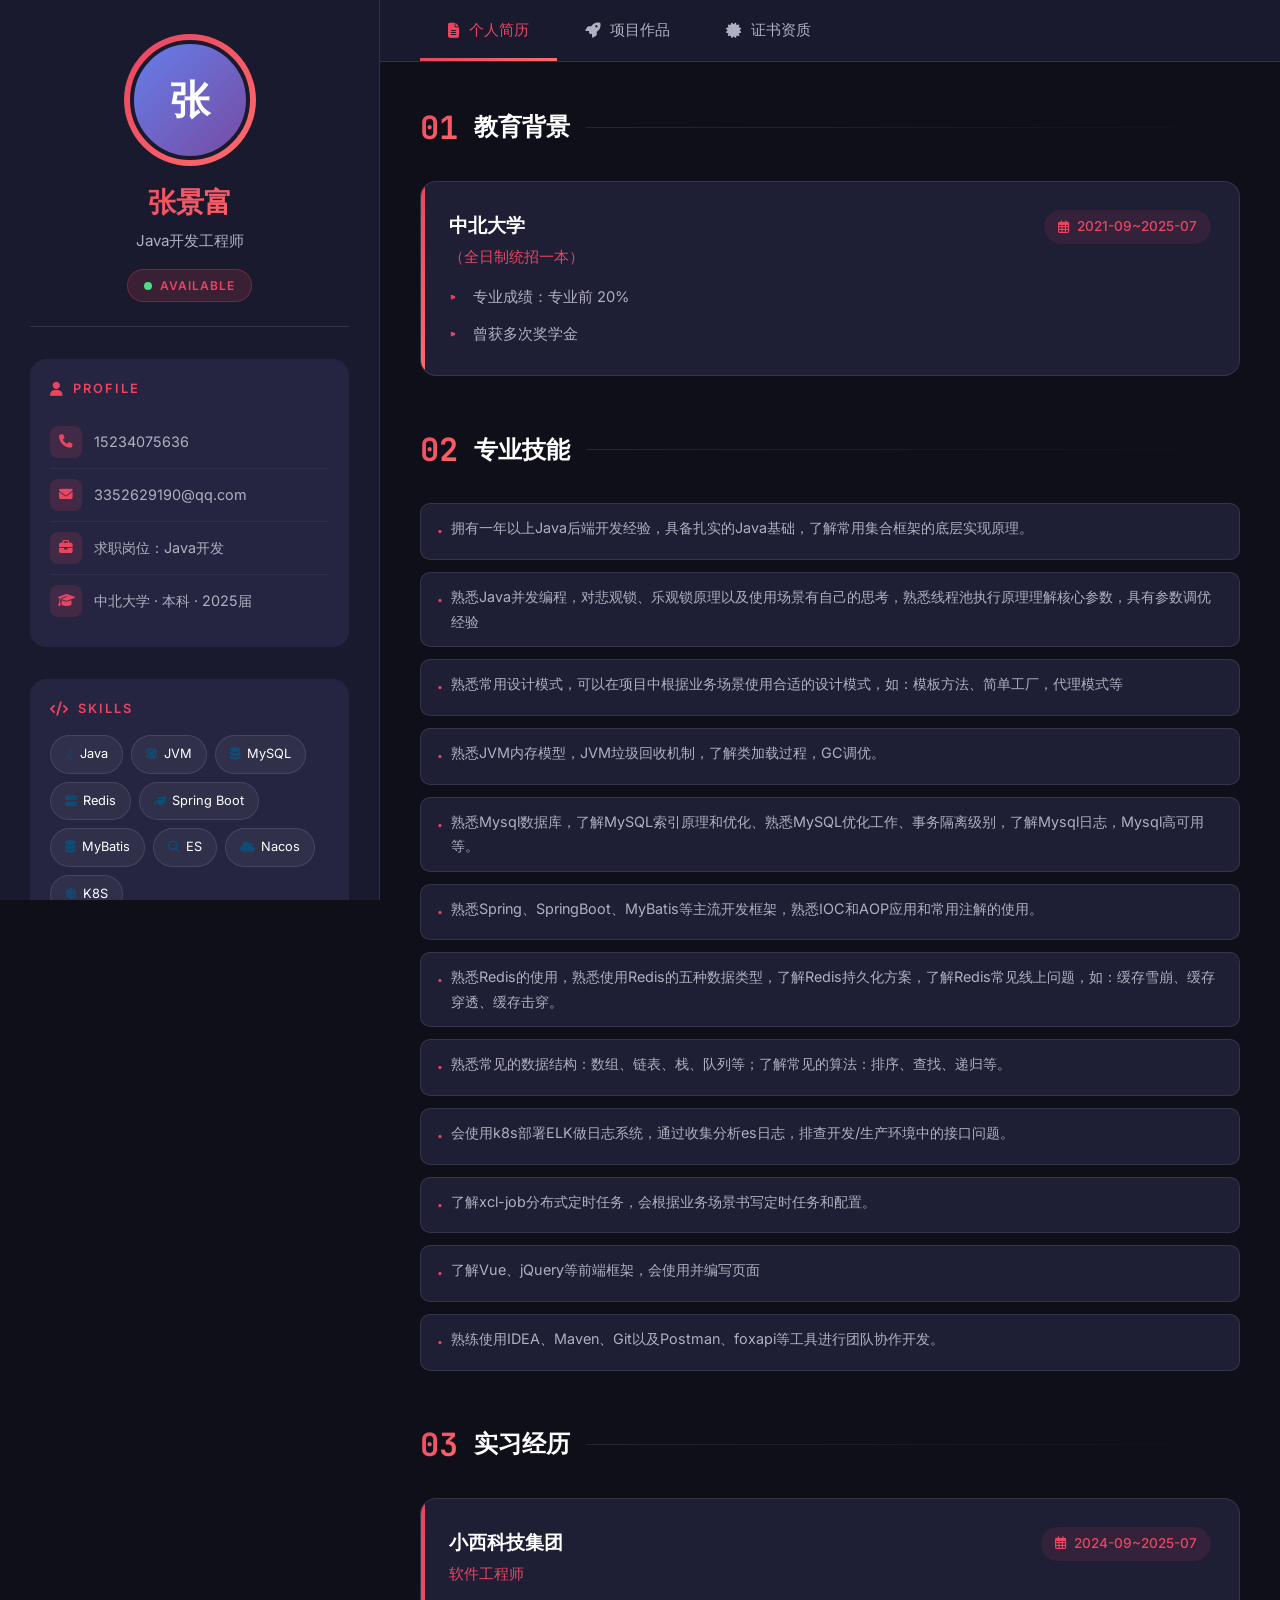
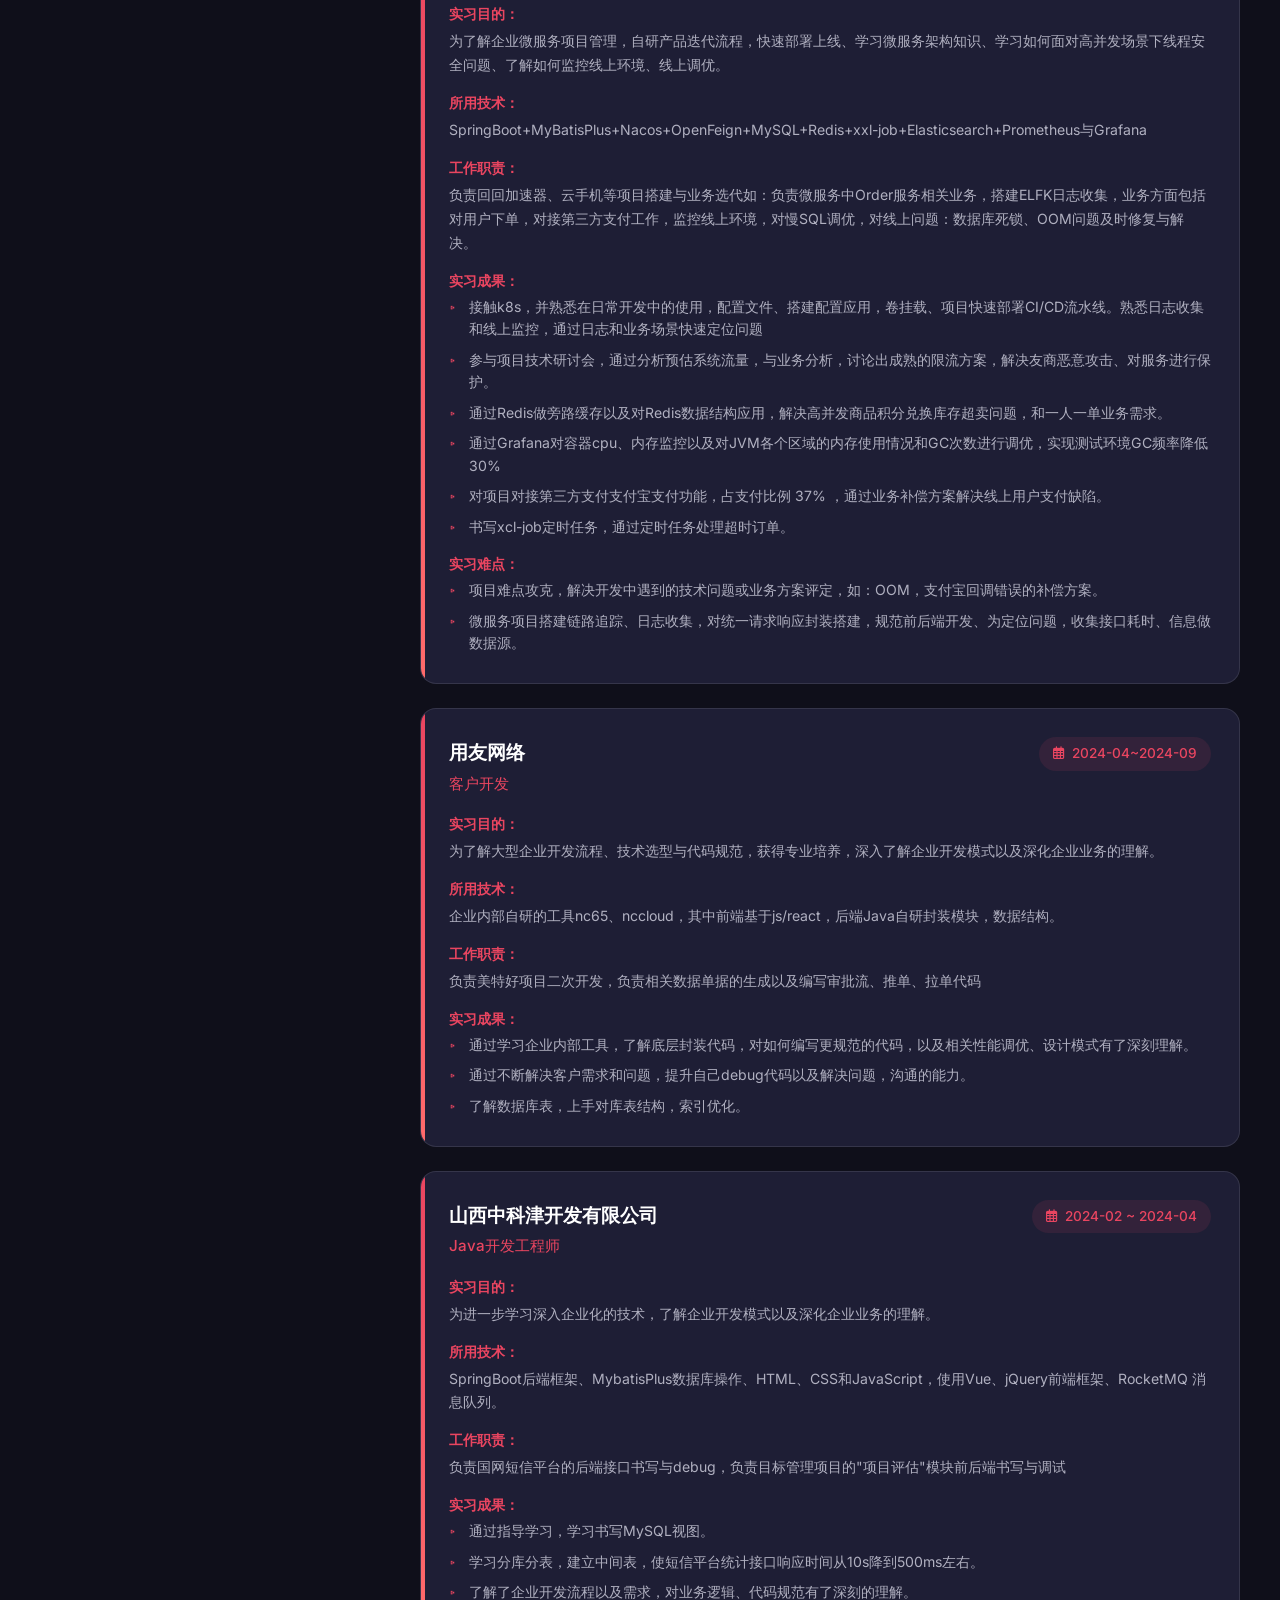
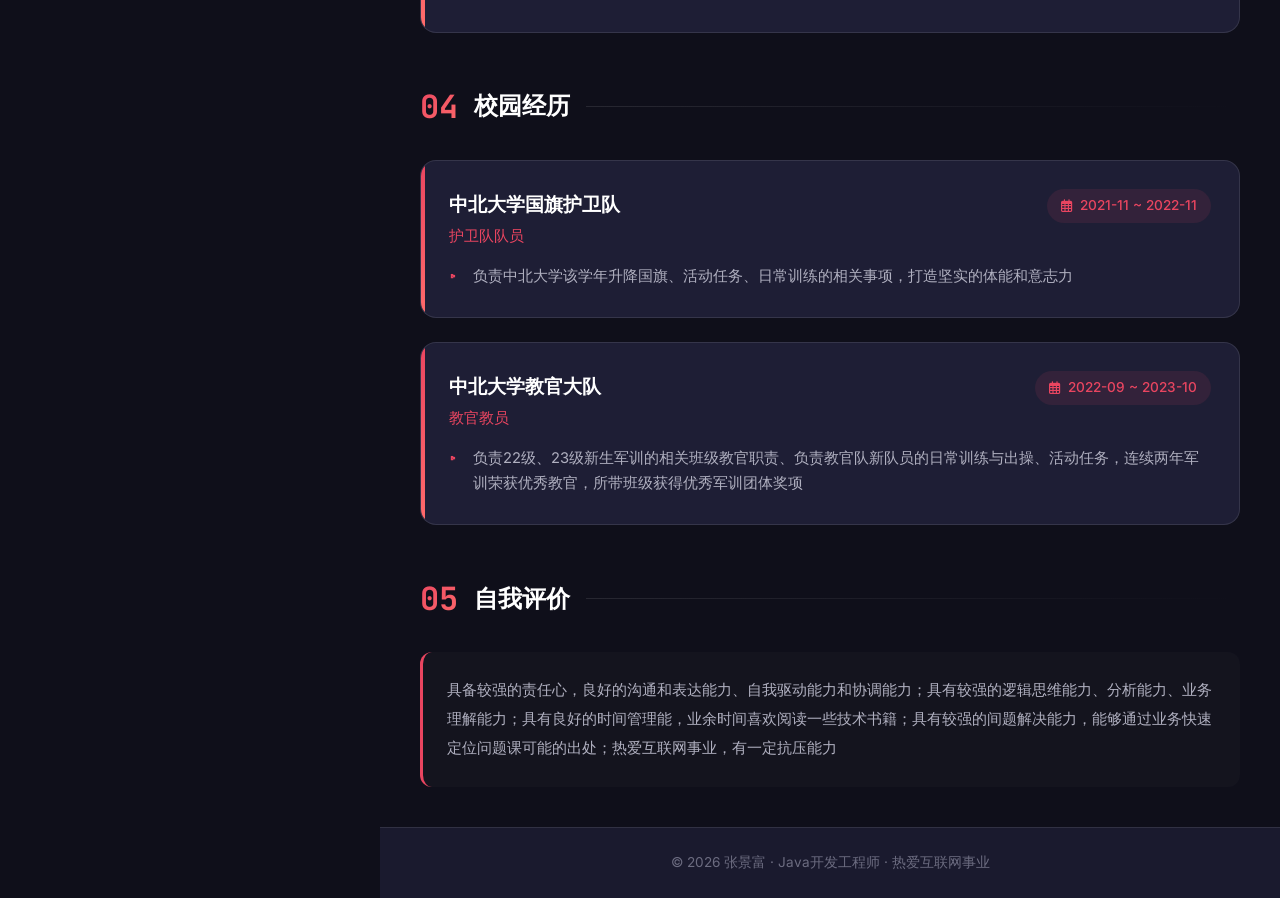
<file: index.html>
<!DOCTYPE html>
<html lang="zh-CN">
<head>
    <meta charset="UTF-8">
    <meta name="viewport" content="width=device-width, initial-scale=1.0">
    <title>张景富 - Java开发工程师</title>
    <link rel="preconnect" href="https://fonts.googleapis.com">
    <link rel="preconnect" href="https://fonts.gstatic.com" crossorigin>
    <link href="https://fonts.googleapis.com/css2?family=Inter:wght@300;400;500;600;700&family=JetBrains+Mono:wght@400;500&display=swap" rel="stylesheet">
    <link rel="stylesheet" href="https://cdnjs.cloudflare.com/ajax/libs/font-awesome/6.5.1/css/all.min.css">
    <link rel="stylesheet" href="style.css">
</head>
<body>
    <div class="resume-container">
        <!-- 左侧边栏 -->
        <aside class="sidebar">
            <div class="sidebar-header">
                <div class="avatar-box">
                    <div class="avatar-ring"></div>
                    <div class="avatar">张</div>
                </div>
                <h1 class="sidebar-name">张景富</h1>
                <p class="sidebar-title">Java开发工程师</p>
                <div class="status-badge">
                    <span class="status-dot"></span>
                    AVAILABLE
                </div>
            </div>

            <div class="sidebar-section">
                <h3 class="section-label"><i class="fas fa-user"></i> PROFILE</h3>
                <div class="info-item">
                    <i class="fas fa-phone"></i>
                    <span>15234075636</span>
                </div>
                <div class="info-item">
                    <i class="fas fa-envelope"></i>
                    <span>3352629190@qq.com</span>
                </div>
                <div class="info-item">
                    <i class="fas fa-briefcase"></i>
                    <span>求职岗位：Java开发</span>
                </div>
                <div class="info-item">
                    <i class="fas fa-graduation-cap"></i>
                    <span>中北大学 · 本科 · 2025届</span>
                </div>
            </div>

            <div class="sidebar-section">
                <h3 class="section-label"><i class="fas fa-code"></i> SKILLS</h3>
                <div class="skill-tags" id="sidebarSkills"></div>
            </div>

            <div class="sidebar-section">
                <h3 class="section-label"><i class="fas fa-language"></i> LANGUAGES</h3>
                <div class="language-item">
                    <span>中文</span>
                    <div class="language-bar"><div class="language-progress" style="width: 100%"></div></div>
                </div>
                <div class="language-item">
                    <span>English</span>
                    <div class="language-bar"><div class="language-progress" style="width: 70%"></div></div>
                </div>
            </div>

            <div class="sidebar-section">
                <h3 class="section-label"><i class="fas fa-heart"></i> INTERESTS</h3>
                <div class="interests-grid">
                    <div class="interest-item"><i class="fas fa-book"></i><span>技术阅读</span></div>
                    <div class="interest-item"><i class="fas fa-dumbbell"></i><span>体能训练</span></div>
                    <div class="interest-item"><i class="fas fa-users"></i><span>团队协作</span></div>
                    <div class="interest-item"><i class="fas fa-graduation-cap"></i><span>持续学习</span></div>
                </div>
            </div>
        </aside>

        <!-- 右侧主内容区 -->
        <main class="main-content">
            <!-- 顶部导航 -->
            <nav class="top-nav">
                <button class="nav-tab active" data-tab="resume">
                    <i class="fas fa-file-alt"></i> 个人简历
                </button>
                <button class="nav-tab" data-tab="projects">
                    <i class="fas fa-rocket"></i> 项目作品
                </button>
                <button class="nav-tab" data-tab="certificates">
                    <i class="fas fa-certificate"></i> 证书资质
                </button>
            </nav>

            <!-- 简历内容 -->
            <div class="tab-content active" id="resume">
                <section class="content-section">
                    <h2 class="content-title">
                        <span class="title-num">01</span>
                        <span class="title-text">教育背景</span>
                        <span class="title-line"></span>
                    </h2>
                    <div id="educationDetail"></div>
                </section>

                <section class="content-section">
                    <h2 class="content-title">
                        <span class="title-num">02</span>
                        <span class="title-text">专业技能</span>
                        <span class="title-line"></span>
                    </h2>
                    <div id="skillsDetail"></div>
                </section>

                <section class="content-section">
                    <h2 class="content-title">
                        <span class="title-num">03</span>
                        <span class="title-text">实习经历</span>
                        <span class="title-line"></span>
                    </h2>
                    <div id="workExperience"></div>
                </section>

                <section class="content-section">
                    <h2 class="content-title">
                        <span class="title-num">04</span>
                        <span class="title-text">校园经历</span>
                        <span class="title-line"></span>
                    </h2>
                    <div id="campusDetail"></div>
                </section>

                <section class="content-section">
                    <h2 class="content-title">
                        <span class="title-num">05</span>
                        <span class="title-text">自我评价</span>
                        <span class="title-line"></span>
                    </h2>
                    <div id="selfEval"></div>
                </section>
            </div>

            <!-- 项目作品 -->
            <div class="tab-content" id="projects">
                <section class="content-section">
                    <h2 class="content-title">
                        <span class="title-num">02</span>
                        <span class="title-text">项目经历</span>
                        <span class="title-line"></span>
                    </h2>
                    <div id="projectDetail"></div>
                </section>
            </div>

            <!-- 证书资质 -->
            <div class="tab-content" id="certificates">
                <section class="content-section">
                    <h2 class="content-title">
                        <span class="title-num">01</span>
                        <span class="title-text">证书与荣誉</span>
                        <span class="title-line"></span>
                    </h2>
                    <div class="cert-grid">
                        <div class="cert-card">
                            <i class="fas fa-award"></i>
                            <h4>待补充</h4>
                            <p>如有相关证书请补充</p>
                        </div>
                        <div class="cert-card">
                            <i class="fas fa-trophy"></i>
                            <h4>待补充</h4>
                            <p>如有荣誉请补充</p>
                        </div>
                    </div>
                </section>
            </div>

            <!-- 页脚 -->
            <footer class="main-footer">
                <p>© 2026 张景富 · Java开发工程师 · 热爱互联网事业</p>
            </footer>
        </main>
    </div>

    <script src="script.js"></script>
</body>
</html>
</file>
<file: style.css>
/* ===== 基础重置 ===== */
*, *::before, *::after {
    margin: 0;
    padding: 0;
    box-sizing: border-box;
}

:root {
    --sidebar-bg: #1a1a2e;
    --sidebar-bg-light: #252542;
    --main-bg: #0f0f1a;
    --card-bg: #1e1e35;
    --accent: #e94560;
    --accent-secondary: #0f4c75;
    --accent-tertiary: #3282b8;
    --text-primary: #ffffff;
    --text-secondary: #b0b0c0;
    --text-muted: #6c6c80;
    --border-color: rgba(255, 255, 255, 0.1);
    --gradient-1: linear-gradient(135deg, #667eea 0%, #764ba2 100%);
    --gradient-2: linear-gradient(135deg, #f093fb 0%, #f5576c 100%);
    --gradient-3: linear-gradient(135deg, #4facfe 0%, #00f2fe 100%);
    --gradient-accent: linear-gradient(135deg, #e94560, #ff6b6b);
    --shadow-card: 0 8px 32px rgba(0, 0, 0, 0.3);
    --shadow-hover: 0 12px 48px rgba(233, 69, 96, 0.2);
}

html {
    scroll-behavior: smooth;
}

body {
    font-family: 'Inter', -apple-system, BlinkMacSystemFont, sans-serif;
    background: var(--main-bg);
    color: var(--text-primary);
    min-height: 100vh;
    line-height: 1.6;
}

/* ===== 主容器 - Grid布局 ===== */
.resume-container {
    display: grid;
    grid-template-columns: 380px 1fr;
    min-height: 100vh;
}

/* ===== 左侧边栏 ===== */
.sidebar {
    background: var(--sidebar-bg);
    padding: 40px 30px;
    display: flex;
    flex-direction: column;
    gap: 32px;
    position: sticky;
    top: 0;
    height: 100vh;
    overflow-y: auto;
    border-right: 1px solid var(--border-color);
}

.sidebar::-webkit-scrollbar {
    width: 4px;
}

.sidebar::-webkit-scrollbar-thumb {
    background: var(--accent);
    border-radius: 2px;
}

/* 侧边栏头部 */
.sidebar-header {
    text-align: center;
    padding-bottom: 24px;
    border-bottom: 1px solid var(--border-color);
}

.avatar-box {
    position: relative;
    width: 120px;
    height: 120px;
    margin: 0 auto 20px;
}

.avatar-ring {
    position: absolute;
    inset: -6px;
    border-radius: 50%;
    background: var(--gradient-accent);
    animation: rotate 3s linear infinite;
}

@keyframes rotate {
    from { transform: rotate(0deg); }
    to { transform: rotate(360deg); }
}

.avatar {
    width: 100%;
    height: 100%;
    border-radius: 50%;
    background: var(--gradient-1);
    display: flex;
    align-items: center;
    justify-content: center;
    font-size: 2.5rem;
    font-weight: 700;
    color: white;
    position: relative;
    z-index: 1;
    border: 4px solid var(--sidebar-bg);
}

.sidebar-name {
    font-size: 1.75rem;
    font-weight: 700;
    margin-bottom: 4px;
    background: var(--gradient-accent);
    -webkit-background-clip: text;
    -webkit-text-fill-color: transparent;
    background-clip: text;
}

.sidebar-title {
    font-size: 0.95rem;
    color: var(--text-secondary);
    margin-bottom: 16px;
}

.status-badge {
    display: inline-flex;
    align-items: center;
    gap: 8px;
    background: rgba(233, 69, 96, 0.15);
    border: 1px solid rgba(233, 69, 96, 0.3);
    padding: 6px 16px;
    border-radius: 20px;
    font-size: 0.75rem;
    font-weight: 600;
    color: var(--accent);
    letter-spacing: 1px;
}

.status-dot {
    width: 8px;
    height: 8px;
    background: #4ade80;
    border-radius: 50%;
    animation: pulse-dot 2s infinite;
}

@keyframes pulse-dot {
    0%, 100% { opacity: 1; }
    50% { opacity: 0.5; }
}

/* 侧边栏区块 */
.sidebar-section {
    background: var(--sidebar-bg-light);
    border-radius: 16px;
    padding: 20px;
}

.section-label {
    font-size: 0.8rem;
    font-weight: 600;
    color: var(--accent);
    letter-spacing: 2px;
    margin-bottom: 16px;
    display: flex;
    align-items: center;
    gap: 8px;
}

.section-label i {
    font-size: 0.9rem;
}

/* 个人信息项 */
.info-item {
    display: flex;
    align-items: center;
    gap: 12px;
    padding: 10px 0;
    border-bottom: 1px solid rgba(255, 255, 255, 0.05);
}

.info-item:last-child {
    border-bottom: none;
}

.info-item i {
    width: 32px;
    height: 32px;
    display: flex;
    align-items: center;
    justify-content: center;
    background: rgba(233, 69, 96, 0.15);
    border-radius: 8px;
    color: var(--accent);
    font-size: 0.85rem;
}

.info-item span {
    font-size: 0.9rem;
    color: var(--text-secondary);
}

/* 技能标签 */
.skill-tags {
    display: flex;
    flex-wrap: wrap;
    gap: 8px;
}

.skill-tag {
    display: inline-flex;
    align-items: center;
    gap: 6px;
    padding: 8px 14px;
    background: rgba(255, 255, 255, 0.05);
    border: 1px solid rgba(255, 255, 255, 0.1);
    border-radius: 20px;
    font-size: 0.8rem;
    color: var(--text-primary);
    transition: var(--transition);
    cursor: default;
}

.skill-tag:hover {
    background: var(--gradient-accent);
    border-color: transparent;
    transform: translateY(-2px);
}

.skill-tag i {
    font-size: 0.75rem;
    color: var(--accent-secondary);
}

.skill-tag:hover i {
    color: white;
}

/* 语言进度条 */
.language-item {
    margin-bottom: 12px;
}

.language-item:last-child {
    margin-bottom: 0;
}

.language-item span {
    display: block;
    font-size: 0.85rem;
    color: var(--text-secondary);
    margin-bottom: 6px;
}

.language-bar {
    height: 6px;
    background: rgba(255, 255, 255, 0.1);
    border-radius: 3px;
    overflow: hidden;
}

.language-progress {
    height: 100%;
    background: var(--gradient-accent);
    border-radius: 3px;
    transition: width 1s ease;
}

/* 兴趣爱好 */
.interests-grid {
    display: grid;
    grid-template-columns: 1fr 1fr;
    gap: 10px;
}

.interest-item {
    display: flex;
    flex-direction: column;
    align-items: center;
    gap: 8px;
    padding: 14px 10px;
    background: rgba(255, 255, 255, 0.03);
    border-radius: 12px;
    border: 1px solid rgba(255, 255, 255, 0.05);
    transition: var(--transition);
}

.interest-item:hover {
    background: rgba(233, 69, 96, 0.1);
    border-color: rgba(233, 69, 96, 0.3);
    transform: translateY(-2px);
}

.interest-item i {
    font-size: 1.25rem;
    color: var(--accent);
}

.interest-item span {
    font-size: 0.75rem;
    color: var(--text-secondary);
}

/* ===== 右侧主内容区 ===== */
.main-content {
    padding: 0;
    display: flex;
    flex-direction: column;
    min-height: 100vh;
}

/* 顶部导航 */
.top-nav {
    display: flex;
    background: var(--sidebar-bg);
    border-bottom: 1px solid var(--border-color);
    padding: 0 40px;
    position: sticky;
    top: 0;
    z-index: 100;
}

.nav-tab {
    display: flex;
    align-items: center;
    gap: 10px;
    padding: 20px 28px;
    background: transparent;
    border: none;
    color: var(--text-secondary);
    font-size: 0.95rem;
    font-weight: 500;
    cursor: pointer;
    position: relative;
    transition: var(--transition);
}

.nav-tab::after {
    content: '';
    position: absolute;
    bottom: 0;
    left: 0;
    width: 100%;
    height: 3px;
    background: var(--gradient-accent);
    transform: scaleX(0);
    transition: transform 0.3s ease;
}

.nav-tab:hover {
    color: var(--text-primary);
    background: rgba(255, 255, 255, 0.03);
}

.nav-tab.active {
    color: var(--accent);
}

.nav-tab.active::after {
    transform: scaleX(1);
}

/* 选项卡内容 */
.tab-content {
    display: none;
    padding: 40px;
    flex: 1;
    animation: fadeIn 0.4s ease;
}

.tab-content.active {
    display: block;
}

@keyframes fadeIn {
    from { opacity: 0; transform: translateY(10px); }
    to { opacity: 1; transform: translateY(0); }
}

/* 内容区块 */
.content-section {
    margin-bottom: 48px;
}

.content-section:last-child {
    margin-bottom: 0;
}

/* 内容标题 */
.content-title {
    display: flex;
    align-items: center;
    gap: 16px;
    margin-bottom: 28px;
}

.title-num {
    font-family: 'JetBrains Mono', monospace;
    font-size: 2rem;
    font-weight: 700;
    background: var(--gradient-accent);
    -webkit-background-clip: text;
    -webkit-text-fill-color: transparent;
    background-clip: text;
}

.title-text {
    font-size: 1.5rem;
    font-weight: 700;
    color: var(--text-primary);
}

.title-line {
    flex: 1;
    height: 1px;
    background: linear-gradient(90deg, var(--border-color), transparent);
}

/* 工作经历卡片 */
.work-card {
    background: var(--card-bg);
    border-radius: 16px;
    padding: 28px;
    margin-bottom: 24px;
    border: 1px solid var(--border-color);
    transition: var(--transition);
    position: relative;
    overflow: hidden;
}

.work-card::before {
    content: '';
    position: absolute;
    left: 0;
    top: 0;
    bottom: 0;
    width: 4px;
    background: var(--gradient-accent);
}

.work-card:hover {
    transform: translateX(8px);
    box-shadow: var(--shadow-hover);
    border-color: rgba(233, 69, 96, 0.3);
}

.work-card-header {
    display: flex;
    justify-content: space-between;
    align-items: flex-start;
    margin-bottom: 16px;
}

.work-company {
    font-size: 1.2rem;
    font-weight: 700;
    color: var(--text-primary);
    margin-bottom: 4px;
}

.work-position {
    font-size: 0.95rem;
    color: var(--accent);
    font-weight: 500;
}

.work-period {
    display: inline-flex;
    align-items: center;
    gap: 8px;
    padding: 6px 14px;
    background: rgba(233, 69, 96, 0.1);
    border-radius: 20px;
    font-size: 0.85rem;
    color: var(--accent);
    font-weight: 500;
}

.work-period i {
    font-size: 0.8rem;
}

.work-desc {
    list-style: none;
}

.work-desc li {
    position: relative;
    padding-left: 24px;
    margin-bottom: 12px;
    font-size: 0.92rem;
    color: var(--text-secondary);
    line-height: 1.7;
}

.work-desc li:last-child {
    margin-bottom: 0;
}

.work-desc li::before {
    content: '▹';
    position: absolute;
    left: 0;
    color: var(--accent);
    font-weight: bold;
}

/* 技能详情卡片 */
.skill-card {
    background: var(--card-bg);
    border-radius: 16px;
    padding: 24px;
    margin-bottom: 20px;
    border: 1px solid var(--border-color);
    transition: var(--transition);
}

.skill-card:hover {
    transform: translateY(-4px);
    box-shadow: var(--shadow-hover);
    border-color: rgba(233, 69, 96, 0.3);
}

.skill-card-title {
    font-size: 1rem;
    font-weight: 600;
    color: var(--text-primary);
    margin-bottom: 12px;
    display: flex;
    align-items: center;
    gap: 10px;
}

.skill-card-title i {
    color: var(--accent);
}

.skill-card-desc {
    font-size: 0.88rem;
    color: var(--text-secondary);
    line-height: 1.8;
}

/* 项目详情卡片 */
.project-card {
    background: var(--card-bg);
    border-radius: 16px;
    padding: 28px;
    margin-bottom: 24px;
    border: 1px solid var(--border-color);
    transition: var(--transition);
}

.project-card:hover {
    transform: translateY(-4px);
    box-shadow: var(--shadow-hover);
    border-color: rgba(233, 69, 96, 0.3);
}

.project-header {
    display: flex;
    justify-content: space-between;
    align-items: center;
    margin-bottom: 16px;
}

.project-title {
    font-size: 1.25rem;
    font-weight: 700;
    color: var(--text-primary);
}

.project-period {
    padding: 6px 14px;
    background: var(--gradient-1);
    border-radius: 20px;
    font-size: 0.85rem;
    font-weight: 500;
}

.project-intro {
    font-size: 0.92rem;
    color: var(--text-secondary);
    margin-bottom: 20px;
    line-height: 1.7;
    padding-bottom: 16px;
    border-bottom: 1px dashed var(--border-color);
}

.project-section-title {
    font-size: 0.9rem;
    font-weight: 600;
    color: var(--accent);
    margin-bottom: 12px;
    display: flex;
    align-items: center;
    gap: 8px;
}

.project-highlight {
    background: rgba(255, 255, 255, 0.02);
    border-radius: 12px;
    padding: 16px;
    margin-bottom: 16px;
    border-left: 3px solid var(--accent);
}

.project-highlight:last-child {
    margin-bottom: 0;
}

.highlight-title {
    font-size: 0.88rem;
    font-weight: 600;
    color: var(--text-primary);
    margin-bottom: 6px;
}

.highlight-desc {
    font-size: 0.85rem;
    color: var(--text-secondary);
    line-height: 1.7;
}

/* 证书网格 */
.cert-grid {
    display: grid;
    grid-template-columns: repeat(auto-fit, minmax(250px, 1fr));
    gap: 20px;
}

.cert-card {
    background: var(--card-bg);
    border-radius: 16px;
    padding: 32px;
    text-align: center;
    border: 1px solid var(--border-color);
    transition: var(--transition);
}

.cert-card:hover {
    transform: translateY(-4px);
    box-shadow: var(--shadow-hover);
    border-color: rgba(233, 69, 96, 0.3);
}

.cert-card i {
    font-size: 2.5rem;
    color: var(--accent);
    margin-bottom: 16px;
}

.cert-card h4 {
    font-size: 1rem;
    color: var(--text-primary);
    margin-bottom: 8px;
}

.cert-card p {
    font-size: 0.85rem;
    color: var(--text-muted);
}

/* 页脚 */
.main-footer {
    background: var(--sidebar-bg);
    padding: 24px 40px;
    border-top: 1px solid var(--border-color);
    text-align: center;
}

.main-footer p {
    font-size: 0.85rem;
    color: var(--text-muted);
}

/* 过渡效果 */
:root {
    --transition: all 0.3s ease;
}

/* ===== 响应式设计 ===== */
@media (max-width: 1024px) {
    .resume-container {
        grid-template-columns: 320px 1fr;
    }
    
    .sidebar {
        padding: 30px 24px;
    }
    
    .tab-content {
        padding: 30px;
    }
}

@media (max-width: 768px) {
    .resume-container {
        grid-template-columns: 1fr;
    }
    
    .sidebar {
        position: relative;
        height: auto;
        padding: 30px 20px;
    }
    
    .top-nav {
        padding: 0 20px;
        overflow-x: auto;
    }
    
    .nav-tab {
        padding: 16px 20px;
        font-size: 0.85rem;
        white-space: nowrap;
    }
    
    .tab-content {
        padding: 24px 20px;
    }
    
    .work-card-header {
        flex-direction: column;
        gap: 12px;
    }
    
    .project-header {
        flex-direction: column;
        gap: 12px;
        align-items: flex-start;
    }
    
    .content-title {
        flex-wrap: wrap;
    }
    
    .title-num {
        font-size: 1.5rem;
    }
    
    .title-text {
        font-size: 1.25rem;
    }
}

@media (max-width: 480px) {
    .sidebar-name {
        font-size: 1.5rem;
    }

    .avatar-box {
        width: 100px;
        height: 100px;
    }

    .avatar {
        font-size: 2rem;
    }

    .interests-grid {
        grid-template-columns: repeat(2, 1fr);
    }
}

/* 专业技能列表 */
.skill-list {
    display: flex;
    flex-direction: column;
    gap: 12px;
}

.skill-item {
    display: flex;
    align-items: flex-start;
    gap: 8px;
    padding: 12px 16px;
    background: var(--card-bg);
    border-radius: 10px;
    border: 1px solid var(--border-color);
    transition: var(--transition);
}

.skill-item:hover {
    border-color: rgba(233, 69, 96, 0.3);
    transform: translateX(4px);
}

.skill-bullet {
    color: var(--accent);
    font-size: 1.2rem;
    font-weight: bold;
    flex-shrink: 0;
}

.skill-text {
    font-size: 0.9rem;
    color: var(--text-secondary);
    line-height: 1.7;
}

/* 实习内容样式 */
.intern-content {
    margin-top: 16px;
}

.intern-section {
    margin-bottom: 14px;
}

.intern-section:last-child {
    margin-bottom: 0;
}

.intern-label {
    font-weight: 600;
    color: var(--accent);
    font-size: 0.9rem;
    margin-bottom: 4px;
}

.intern-text {
    font-size: 0.88rem;
    color: var(--text-secondary);
    line-height: 1.7;
}

.intern-list {
    list-style: none;
    padding-left: 0;
}

.intern-list li {
    position: relative;
    padding-left: 20px;
    margin-bottom: 8px;
    font-size: 0.88rem;
    color: var(--text-secondary);
    line-height: 1.6;
}

.intern-list li:last-child {
    margin-bottom: 0;
}

.intern-list li::before {
    content: '▹';
    position: absolute;
    left: 0;
    color: var(--accent);
}
</file>
